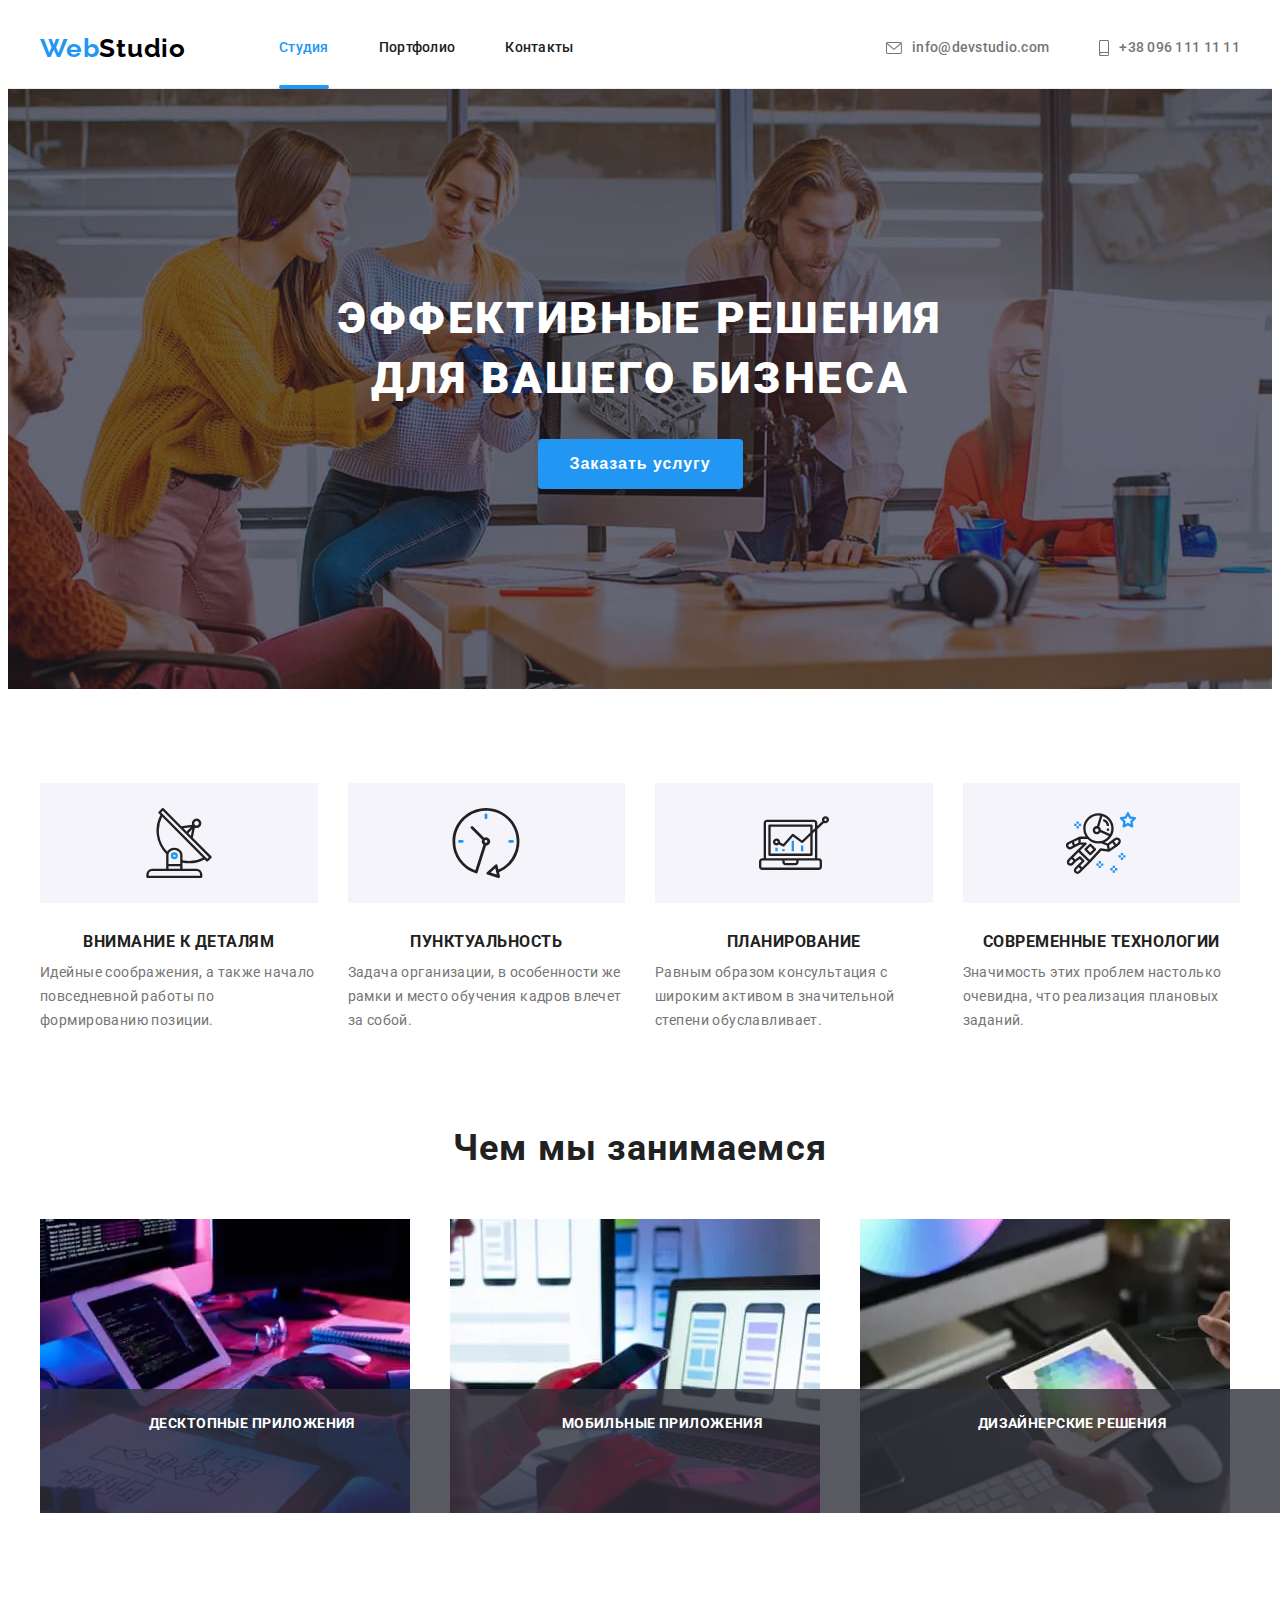
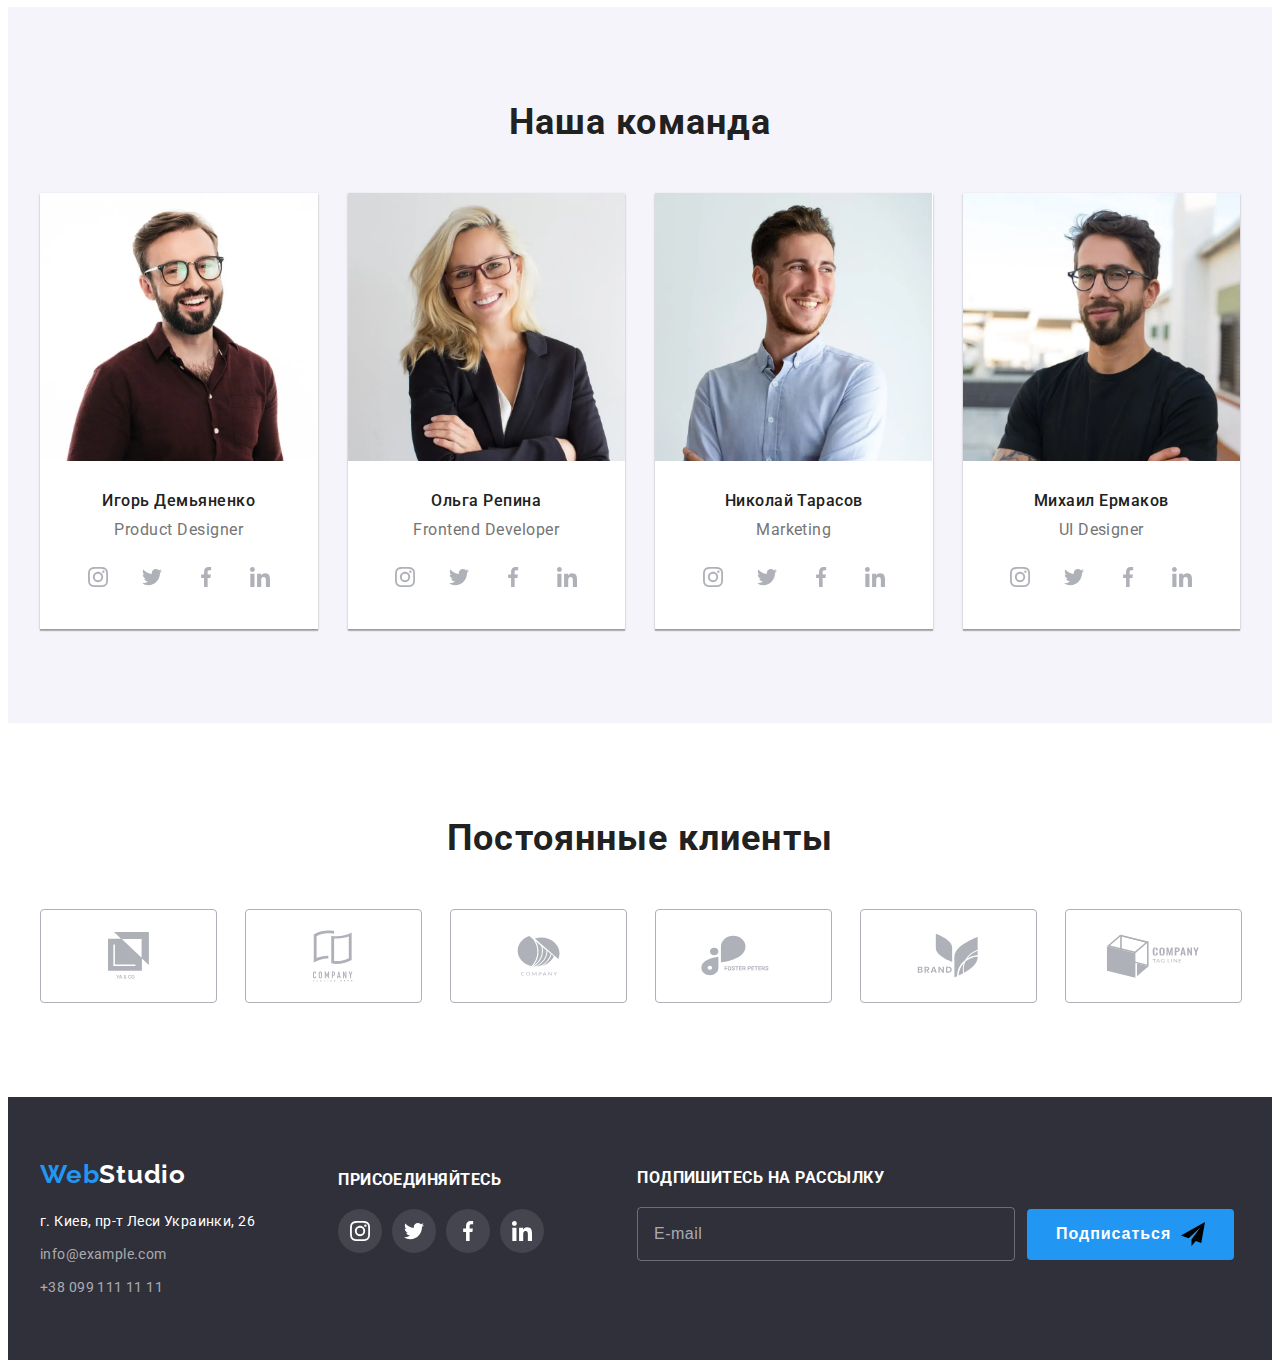
<file: index.html>
<!DOCTYPE html>
<html lang="en">

<head>
    <meta charset="UTF-8" />
    <meta http-equiv="X-UA-Compatible" content="IE=edge" />
    <meta name="viewport" content="width=device-width, initial-scale=1.0" />
    <link rel="stylesheet" href="https://cdnjs.cloudflare.com/ajax/libs/modern-normalize/1.1.0/modern-normalize.min.css"
        integrity="sha512-wpPYUAdjBVSE4KJnH1VR1HeZfpl1ub8YT/NKx4PuQ5NmX2tKuGu6U/JRp5y+Y8XG2tV+wKQpNHVUX03MfMFn9Q=="
        crossorigin="anonymous" referrerpolicy="no-referrer" />
    <link rel="preconnect" href="https://fonts.gstatic.com" />
    <link
        href="https://fonts.googleapis.com/css2?family=Raleway:wght@700&family=Roboto:wght@400;500;700;900&display=swap"
        rel="stylesheet" />
    <link rel="stylesheet" href="./css/main.min.css" />
    <title>WebStudio</title>
</head>

<body>
    <!--Header-->
    <header class="header">
        <div class="container header-container">
            <nav class="header-nav header__header-nav">
                <a class="logo header__logo link" href="./index.html">Web<span class="studio">Studio</span></a>
                <ul class="menu list">
                    <li class="menu__item">
                        <a class="menu__link link menu__link_active-link link" href="./index.html">Студия</a>
                    </li>
                    <li class="menu__item">
                        <a class="menu__link link" href="./portfolio.html">Портфолио</a>
                    </li>
                    <li class="menu__item">
                        <a class="menu__link link" href="">Контакты</a>
                    </li>
                </ul>
            </nav>

            <button type="button" class="burger-btn" data-menu-open>
                <svg class="burger-btn__icon">
                    <use href="./images/sprite.svg#icon-menu"></use>
                </svg>
            </button>
            <ul class="menu-contacts list">
                <li class="menu-contacts__mail">
                    <a class="menu-contacts__link link" href="mailto:info@devstudio.com">
                        <svg class="menu-contacts__icons mail">
                            <use href="./images/sprite.svg#icon-envelope"></use>
                        </svg>
                        info@devstudio.com
                    </a>
                </li>
                <li>
                    <a class="menu-contacts__link link" href="tel:+380961111111">
                        <svg class="menu-contacts__icons tel">
                            <use href="./images/sprite.svg#icon-cellphone"></use>
                        </svg>+38 096 111 11 11
                    </a>
                </li>
            </ul>
        </div>
        <div class="mobile-menu" data-menu>
            <div class="container mobile-menu__container">
                <button type="button" class="mobile-menu__btn" data-menu-close>
                    <svg class="mobile-menu__btn-icon">
                        <use href="./images/sprite.svg#icon-close-menu"></use>
                    </svg>
                </button>
                <ul class="nav-list list">
                    <li class="nav-list-item">
                        <a class="nav-list_link link menu__link_active-link" href="./index.html">Студия</a>
                    </li>
                    <li class="nav-list-item">
                        <a class="nav-list_link link" href="./portfolio.html">Портфолио</a>
                    </li>
                    <li class="nav-list-item">
                        <a class="nav-list_link link" href="">Контакты</a>
                    </li>
                </ul>

                <ul class="menu-list list">
                    <li class="menu-list__item">
                        <a class="menu-list_tel link" href="tel:+380674010151">+38 067 401 01 51</a>
                    </li>
                    <li class="menu-list__item">
                        <a class="menu-list_mail link" href="mailto:info@devstudio.com">info@devstudio.com</a>
                    </li>
                </ul>

                <ul class="menu-social-list list">
                    <li class="menu-social-list__item">
                        <a class="menu-social-list__link link" href="">Instagram
                        </a>
                    </li>
                    <li class="menu-social-list__item">
                        <a class="menu-social-list__link link" href="">Twitter
                        </a>
                    </li>
                    <li class="menu-social-list__item">
                        <a class="menu-social-list__link link" href="">Facebook
                        </a>
                    </li>
                    <li class="menu-social-list__item">
                        <a class="menu-social-list__link link" href="">LinkedIn
                        </a>
                    </li>
                </ul>
            </div>
        </div>
    </header>
    <main>
        <!--Hero-->
        <section class="hero overlay">
            <div class="hero-container">
                <h1 class="hero__title">Эффективные решения для вашего бизнеса</h1>
                <button class="modal-btn hero__modal-btn" type="button" data-modal-open>Заказать услугу</button>
            </div>
        </section>

        <!--Advantages-->
        <section class="advantages-list section">
            <div class="container">
                <h2 class="advantages-title visually-hidden">Преимущества</h2>

                <ul class="advantages list">

                    <li class="advantages__items">
                        <div class="advantages__cards">
                            <svg class="advantages__icons">
                                <use href="./images/sprite.svg#icon-details"></use>
                            </svg>
                        </div>
                        <h3 class="advantages__title">Внимание к деталям</h3>
                        <p class="advantages__text">Идейные соображения, а также начало повседневной работы по
                            формированию позиции.
                        </p>
                    </li>


                    <li class="advantages__items">
                        <div class="advantages__cards">
                            <svg class="advantages__icons">
                                <use href="./images/sprite.svg#icon-punctuality"></use>
                            </svg>
                        </div>
                        <h3 class="advantages__title">Пунктуальность</h3>
                        <p class="advantages__text">Задача организации, в особенности же рамки и место обучения кадров
                            влечет за собой.
                        </p>
                    </li>

                    <li class="advantages__items">
                        <div class="advantages__cards">
                            <svg class="advantages__icons">
                                <use href="./images/sprite.svg#icon-planning"></use>
                            </svg>
                        </div>
                        <h3 class="advantages__title">Планирование</h3>
                        <p class="advantages__text">Равным образом консультация с широким активом в значительной степени
                            обуславливает.
                        </p>
                    </li>

                    <li class="advantages__items">
                        <div class="advantages__cards">
                            <svg class="advantages__icons">
                                <use href="./images/sprite.svg#icon-modern_technology"></use>
                            </svg>
                        </div>
                        <h3 class="advantages__title">Современные технологии</h3>
                        <p class="advantages__text">Значимость этих проблем настолько очевидна, что реализация плановых
                            заданий.
                        </p>
                    </li>
                </ul>
            </div>
        </section>

        <!--our job-->
        <section class="section our-job our-job_padding">
            <div class="container">
                <h2 class="main-title main-title_position">Чем мы занимаемся</h2>
                <ul class="job-cards our-job__job-cards list">
                    <li class="job-cards__item">
                        <div class="job-cards__images">
                            <picture>
                                <source media="(min-width: 1200px)"
                                    srcset="./images/our-job/box-1.webp 1x, ./images/our-job/box-1@2x.webp 2x"
                                    type="image/webp">
                                <source media="(min-width: 1200px)"
                                    srcset="./images/our-job/box-1.jpg 1x, ./images/our-job/box-1@2x.jpg 2x">

                                <img src="./images/our-job/box-1.jpg" alt="Разработчик пишет код">
                            </picture>

                            <p class="job-cards__text">десктопные приложения</p>
                        </div>
                    </li>
                    <li class="job-cards__item">
                        <div class="job-cards__images">
                            <picture>
                                <source media="(min-width: 1200px)"
                                    srcset="./images/our-job/box-2.webp 1x, ./images/our-job/box-2@2x.webp 2x"
                                    type="image/webp">
                                <source media="(min-width: 1200px)"
                                    srcset="./images/our-job/box-2.jpg 1x, ./images/our-job/box-2@2x.jpg 2x">

                                <img src="./images/our-job/box-2.jpg" alt="Разработчик создает мобильное приложение" />
                            </picture>


                            <p class="job-cards__text">мобильные приложения</p>
                        </div>
                    </li>
                    <li class="job-cards__item">
                        <div class="job-cards__images">
                            <picture>
                                <source media="(min-width: 1200px)"
                                    srcset="./images/our-job/box-3.webp 1x, ./images/our-job/box-3@2x.webp 2x"
                                    type="image/webp">
                                <source media="(min-width: 1200px)"
                                    srcset="./images/our-job/box-3.jpg 1x, ./images/our-job/box-3@2x.jpg 2x">

                                <img src="./images/our-job/box-3.jpg" alt="Разработчик работает с цветом" />
                            </picture>

                            <p class="job-cards__text">дизайнерские решения</p>
                        </div>
                    </li>
                </ul>
            </div>
        </section>

        <!-- Our team-->
        <section class="section our-team">
            <div class="container">
                <h2 class="main-title main-title_position">Наша команда</h2>
                <ul class="our-team-blocks our-team__our-team-blocks list">
                    <li class="our-team-blocks__wrapper">
                        <picture>
                            <source media="(min-width: 1200px)"
                                srcset="./images/our-team/desktop/igor-demjnenko.webp 1x, ./images/our-team/desktop/igor@2x.webp 2x"
                                type="image/webp">
                            <source media="(min-width: 1200px)"
                                srcset="./images/our-team/desktop/igor-demjnenko.jpg 1x, ./images/our-team/desktop/igor@2x.jpg 2x">

                            <source media="(min-width: 768px)"
                                srcset="./images/our-team/tablet/tablet-igor.webp 1x, ./images/our-team/tablet/tablet-igor@2x.webp 2x"
                                type="image/webp">
                            <source media="(min-width: 768px)"
                                srcset="./images/our-team/tablet/tablet-igor.jpg 1x, ./images/our-team/tablet/tablet-igor@2x.jpg 2x">

                            <source media="(min-width: 280px)"
                                srcset="./images/our-team/mobile/mob-igor.webp 1x, ./images/our-team/mobile/mob-igor@2x.webp 2x"
                                type="image/webp">
                            <source media="(min-width: 280px)"
                                srcset="./images/our-team/mobile/mob-igor.jpg 1x, ./images/our-team/mobile/mob-igor@2x.jpg 2x">

                            <img src="./images/our-team/desktop/igor-demjnenko.jpg" alt="Игорь Демьяненко" />
                        </picture>

                        <div class="our-team-thumb">
                            <h3 class="our-team-blocks__name">Игорь Демьяненко</h3>
                            <p class="our-team-blocks__specialty">Product Designer</p>

                            <ul class="social-link-list list">
                                <li class="social-link-list__item">
                                    <a href="" class="social-link-list__link">
                                        <svg class="social-link-list__icon">
                                            <use href="./images/sprite.svg#icon-instagram"></use>
                                        </svg>
                                    </a>
                                </li>
                                <li class="social-link-list__item">
                                    <a href="" class="social-link-list__link">
                                        <svg class="social-link-list__icon">
                                            <use href="./images/sprite.svg#icon-twitter"></use>
                                        </svg>
                                    </a>
                                </li>
                                <li class="social-link-list__item">
                                    <a href="" class="social-link-list__link">
                                        <svg class="social-link-list__icon">
                                            <use href="./images/sprite.svg#icon-facebook"></use>
                                        </svg>
                                    </a>
                                </li>
                                <li class="social-link-list__item">
                                    <a href="" class="social-link-list__link">
                                        <svg class="social-link-list__icon">
                                            <use href="./images/sprite.svg#icon-linkedin"></use>
                                        </svg>
                                    </a>
                                </li>
                            </ul>
                        </div>
                    </li>

                    <li class="our-team-blocks__wrapper">
                        <picture>
                            <source media="(min-width: 1200px)"
                                srcset="./images/our-team/desktop/olga-repina.webp 1x, ./images/our-team/desktop/olj@2x.webp 2x"
                                type="image/webp">
                            <source media="(min-width: 1200px)"
                                srcset="./images/our-team/desktop/olga-repina.jpg 1x, ./images/our-team/desktop/olj@2x.jpg 2x">

                            <source media="(min-width: 768px)"
                                srcset="./images/our-team/tablet/tablet-olj.webp 1x, ./images/our-team/tablet/tablet-olj@2x.webp 2x"
                                type="image/webp">
                            <source media="(min-width: 768px)"
                                srcset="./images/our-team/tablet/tablet-olj.jpg 1x, ./images/our-team/tablet/tablet-olj@2x.jpg 2x">

                            <source media="(min-width: 280px)"
                                srcset="./images/our-team/mobile/mob-olj.webp 1x, ./images/our-team/mobile/mob-olj@2x.webp 2x"
                                type="image/webp">
                            <source media="(min-width: 280px)"
                                srcset="./images/our-team/mobile/mob-olj.jpg 1x, ./images/our-team/mobile/mob-olj@2x.jpg 2x">

                            <img src="./images/our-team/desktop/olga-repina.jpg" alt="Ольга Репина" />
                        </picture>

                        <div class="our-team-thumb">
                            <h3 class="our-team-blocks__name">Ольга Репина</h3>
                            <p class="our-team-blocks__specialty">Frontend Developer</p>
                            <ul class="social-link-list list">
                                <li class="social-link-list__item">
                                    <a href="" class="social-link-list__link">
                                        <svg class="social-link-list__icon">
                                            <use href="./images/sprite.svg#icon-instagram"></use>
                                        </svg>
                                    </a>
                                </li>
                                <li class="social-link-list__item">
                                    <a href="" class="social-link-list__link">
                                        <svg class="social-link-list__icon">
                                            <use href="./images/sprite.svg#icon-twitter"></use>
                                        </svg>
                                    </a>
                                </li>
                                <li class="social-link-list__item">
                                    <a href="" class="social-link-list__link">
                                        <svg class="social-link-list__icon">
                                            <use href="./images/sprite.svg#icon-facebook"></use>
                                        </svg>
                                    </a>
                                </li>
                                <li class="social-link-list__item">
                                    <a href="" class="social-link-list__link">
                                        <svg class="social-link-list__icon">
                                            <use href="./images/sprite.svg#icon-linkedin"></use>
                                        </svg>
                                    </a>
                                </li>
                            </ul>
                        </div>
                    </li>

                    <li class="our-team-blocks__wrapper">
                        <picture>
                            <source media="(min-width: 1200px)"
                                srcset="./images/our-team/desktop/nikolai-tarasov.webp 1x, ./images/our-team/desktop/nik@2x.webp 2x"
                                type="image/webp">
                            <source media="(min-width: 1200px)"
                                srcset="./images/our-team/desktop/nikolai-tarasov.jpg 1x, ./images/our-team/desktop/nik@2x.jpg 2x">

                            <source media="(min-width: 768px)"
                                srcset="./images/our-team/tablet/tablet-nik.webp 1x, ./images/our-team/tablet/tablet-nik@2x.webp 2x"
                                type="image/webp">
                            <source media="(min-width: 768px)"
                                srcset="./images/our-team/tablet/tablet-nik.jpg 1x, ./images/our-team/tablet/tablet-nik@2x.jpg 2x">

                            <source media="(min-width: 280px)"
                                srcset="./images/our-team/mobile/mob-nik.webp 1x, ./images/our-team/mobile/mob-nik@2x.webp 2x"
                                type="image/webp">
                            <source media="(min-width: 280px)"
                                srcset="./images/our-team/mobile/mob-nik.jpg 1x, ./images/our-team/mobile/mob-nik@2x.jpg 2x">

                            <img src="./images/our-team/desktop/nikolai-tarasov.jpg" alt="Николай Тарасов" />
                        </picture>

                        <div class="our-team-thumb">
                            <h3 class="our-team-blocks__name">Николай Тарасов</h3>
                            <p class="our-team-blocks__specialty">Marketing</p>
                            <ul class="social-link-list list">
                                <li class="social-link-list__item">
                                    <a href="" class="social-link-list__link">
                                        <svg class="social-link-list__icon">
                                            <use href="./images/sprite.svg#icon-instagram"></use>
                                        </svg>
                                    </a>
                                </li>
                                <li class="social-link-list__item">
                                    <a href="" class="social-link-list__link">
                                        <svg class="social-link-list__icon">
                                            <use href="./images/sprite.svg#icon-twitter"></use>
                                        </svg>
                                    </a>
                                </li>
                                <li class="social-link-list__item">
                                    <a href="" class="social-link-list__link">
                                        <svg class="social-link-list__icon">
                                            <use href="./images/sprite.svg#icon-facebook"></use>
                                        </svg>
                                    </a>
                                </li>
                                <li class="social-link-list__item">
                                    <a href="" class="social-link-list__link">
                                        <svg class="social-link-list__icon">
                                            <use href="./images/sprite.svg#icon-linkedin"></use>
                                        </svg>
                                    </a>
                                </li>
                            </ul>
                        </div>
                    </li>

                    <li class="our-team-blocks__wrapper">
                        <picture>
                            <source media="(min-width: 1200px)"
                                srcset="./images/our-team/desktop/mihail-ermakov.webp 1x, ./images/our-team/desktop/monj@2x.webp 2x"
                                type="image/webp">
                            <source media="(min-width: 1200px)"
                                srcset="./images/our-team/desktop/mihail-ermakov.jpg 1x, ./images/our-team/desktop/monj@2x.jpg 2x">

                            <source media="(min-width: 768px)"
                                srcset="./images/our-team/tablet/tablet-monj.webp 1x, ./images/our-team/tablet/tablet-monj@2x.webp 2x"
                                type="image/webp">
                            <source media="(min-width: 768px)"
                                srcset="./images/our-team/tablet/tablet-monj.jpg 1x, ./images/our-team/tablet/tablet-monj@2x.jpg 2x">

                            <source media="(min-width: 280px)"
                                srcset="./images/our-team/mobile/mob-monj.webp 1x, ./images/our-team/mobile/mob-monj@2x.webp 2x"
                                type="image/webp">
                            <source media="(min-width: 280px)"
                                srcset="./images/our-team/mobile/mob-monj.jpg 1x, ./images/our-team/mobile/mob-monj@2x.jpg 2x">

                            <img src="./images/our-team/desktop/mihail-ermakov.jpg" alt="Михаил Ермаков" />
                        </picture>

                        <div class="our-team-thumb">
                            <h3 class="our-team-blocks__name">Михаил Ермаков</h3>
                            <p class="our-team-blocks__specialty">UI Designer</p>
                            <ul class="social-link-list list">
                                <li class="social-link-list__item">
                                    <a href="" class="social-link-list__link">
                                        <svg class="social-link-list__icon">
                                            <use href="./images/sprite.svg#icon-instagram"></use>
                                        </svg>
                                    </a>
                                </li>
                                <li class="social-link-list__item">
                                    <a href="" class="social-link-list__link">
                                        <svg class="social-link-list__icon">
                                            <use href="./images/sprite.svg#icon-twitter"></use>
                                        </svg>
                                    </a>
                                </li>
                                <li class="social-link-list__item">
                                    <a href="" class="social-link-list__link">
                                        <svg class="social-link-list__icon">
                                            <use href="./images/sprite.svg#icon-facebook"></use>
                                        </svg>
                                    </a>
                                </li>
                                <li class="social-link-list__item">
                                    <a href="" class="social-link-list__link">
                                        <svg class="social-link-list__icon">
                                            <use href="./images/sprite.svg#icon-linkedin"></use>
                                        </svg>
                                    </a>
                                </li>
                            </ul>
                        </div>
                    </li>
                </ul>
            </div>
        </section>
        <!--Our clients-->
        <section class="section container">
            <h2 class="main-title main-title_position">Постоянные клиенты</h2>
            <ul class="clients-list clients-list__position list">
                <li class="clients-list__items">
                    <a href="" class="clients-list__links">
                        <svg class="clients-list__icons" width="41px" height="47px">
                            <use href="./images/icons/sprite.svg#icon-group"></use>
                        </svg>
                    </a>
                </li>
                <li class="clients-list__items">
                    <a href="" class="clients-list__links">
                        <svg class="clients-list__icons" width="40px" height="52px">
                            <use href="./images/icons/sprite.svg#icon-group1"></use>
                        </svg>
                    </a>
                </li>
                <li class="clients-list__items">
                    <a href="" class="clients-list__links">
                        <svg class="clients-list__icons" width="43px" height="41px">
                            <use href="./images/icons/sprite.svg#icon-group2"></use>
                        </svg>
                    </a>
                </li>
                <li class="clients-list__items">
                    <a href="" class="clients-list__links">
                        <svg class="clients-list__icons" width="84px" height="41px">
                            <use href="./images/icons/sprite.svg#icon-group3"></use>
                        </svg>
                    </a>
                </li>
                <li class="clients-list__items">
                    <a href="" class="clients-list__links">
                        <svg class="clients-list__icons" width="62px" height="45px">
                            <use href="./images/icons/sprite.svg#icon-group4"></use>
                        </svg>
                    </a>
                </li>
                <li class="clients-list__items">
                    <a href="" class="clients-list__links">
                        <svg class="clients-list__icons" width="94px" height="44px">
                            <use href="./images/icons/sprite.svg#icon-group5"></use>
                        </svg>
                    </a>
                </li>
            </ul>

        </section>
    </main>
    <!--Footer-->
    <footer class="footer">
        <div class="container position">
            <div class="footer_wrapper">
                <div class="footer-contacts">
                    <a class="logo link" href="./">Web<span class="studio-footer">Studio</span></a>
                    <address class="adress-title">
                        <ul class="adress-list list">
                            <li class="adress-list__item">
                                <a class="adress-list__link link" href="https://goo.gl/maps/qC3HTHTLp7hDpbV6A"
                                    target="_blank" rel="noopener noreferrer">г. Киев, пр-т Леси Украинки, 26</a>
                            </li>
                            <li class="adress-list__item">
                                <a class="adress-list__link adress-list__link_color link"
                                    href="mailto:info@example.com">info@example.com</a>
                            </li>
                            <li class="adress-list__item">
                                <a class="adress-list__link adress-list__link_color link" href="tel:+380991111111">+38
                                    099 111
                                    11 11</a>
                            </li>
                        </ul>
                    </address>
                </div>
                <div class="connect">
                    <h3 class="footer-title footer-form__footer-title">присоединяйтесь</h3>
                    <ul class="social-link-list list">
                        <li class="social-link-list__item">
                            <a href="" class="social-link-list__link">
                                <svg class="social-link-list__icon social-link-list__icon_color">
                                    <use href="./images/sprite.svg#icon-instagram"></use>
                                </svg>
                            </a>
                        </li>
                        <li class="social-link-list__item">
                            <a href="" class="social-link-list__link">
                                <svg class="social-link-list__icon social-link-list__icon_color">
                                    <use href="./images/sprite.svg#icon-twitter"></use>
                                </svg>
                            </a>
                        </li>
                        <li class="social-link-list__item">
                            <a href="" class="social-link-list__link">
                                <svg class="social-link-list__icon social-link-list__icon_color">
                                    <use href="./images/sprite.svg#icon-facebook"></use>
                                </svg>
                            </a>
                        </li>
                        <li class="social-link-list__item">
                            <a href="" class="social-link-list__link">
                                <svg class="social-link-list__icon social-link-list__icon_color">
                                    <use href="./images/sprite.svg#icon-linkedin"></use>
                                </svg>
                            </a>
                        </li>
                    </ul>
                </div>
            </div>


            <!--Footer form-->
            <div class="subscribe">
                <form action="#" class="footer-form  footer__footer-form">
                    <h3 class="footer-title footer-form__footer-title">Подпишитесь на рассылку</h3>

                    <span class="footer-form__wrapper">
                        <label>
                            <input type="email" class="footer-form__input" name="user-email" placeholder="E-mail">
                        </label>
                        <button type="submit" class="footer-form-btn footer-form__footer-form-btn">
                            Подписаться
                            <svg class="footer-form-btn__icon">
                                <use href="./images/sprite.svg#icon-send"></use>
                            </svg>
                        </button>
                    </span>

                </form>
            </div>
        </div>

    </footer>

    <!--Modal-->

    <div class="backdrop is-hidden" data-modal>
        <div class="modal">
            <button type="button" class="close-btn" data-modal-close>
                <svg class="close-btn__icon">
                    <use href="./images/sprite_5.svg#icon-Vector"></use>
                </svg>
            </button>
            <form action="#" class="modal-form">
                <h3 class="modal-form__head">Оставьте свои данные, мы вам перезвоним</h3>

                <label class="modal-form__field">
                    Имя
                    <span class="modal-form__input-wrapper">
                        <input type="text" class="modal-form__input" name="user-name" minlength="2"
                            pattern="[a-zA-Zа-яёА-ЯЁ]+" title="Имя должно содержать символы кирилицы или латиницы"
                            required>
                        <svg class="modal-form__icon">
                            <use href="./images/sprite.svg#icon-person"></use>
                        </svg>
                    </span>
                </label>

                <label class="modal-form__field">
                    Телефон
                    <span class="modal-form__input-wrapper">
                        <input type="tel" class="modal-form__input" name="user-phone"
                            pattern="[0-9]{3}-[0-9]{3}-[0-9]{2}-[0-9]{2}" title="096-000-00-00" required>
                        <svg class="modal-form__icon">
                            <use href="./images/sprite.svg#icon-phone"></use>
                        </svg>
                    </span>
                </label>

                <label class="modal-form__field">
                    Почта
                    <span class="modal-form__input-wrapper">
                        <input type="email" class="modal-form__input" name="user-email" title="email@gmail.com"
                            required>
                        <svg class="modal-form__icon">
                            <use href="./images/sprite.svg#icon-mail"></use>
                        </svg>
                    </span>
                </label>

                <label class="modal-form__field indent">
                    Комментарий
                    <textarea name="user-message" class="modal-form__message" placeholder="Введите текст"></textarea>
                </label>


                <input type="checkbox" class="modal-form__checkbox visually-hidden" id="accept-policy">

                <label for="accept-policy" class="modal-form__checkbox-label">Соглашаюсь с рассылкой и принимаю&nbsp;
                    <a href="#" class="modal-form__label-link link">Условия договора
                    </a>
                </label>

                <button type="submit" class="modal-btn modal-form__modal-btn">Отправить</button>
            </form>
        </div>
    </div>

    <script src="./js/modal.js"></script>
    <script src="./js/menu.js"></script>
</body>

</html>
</file>
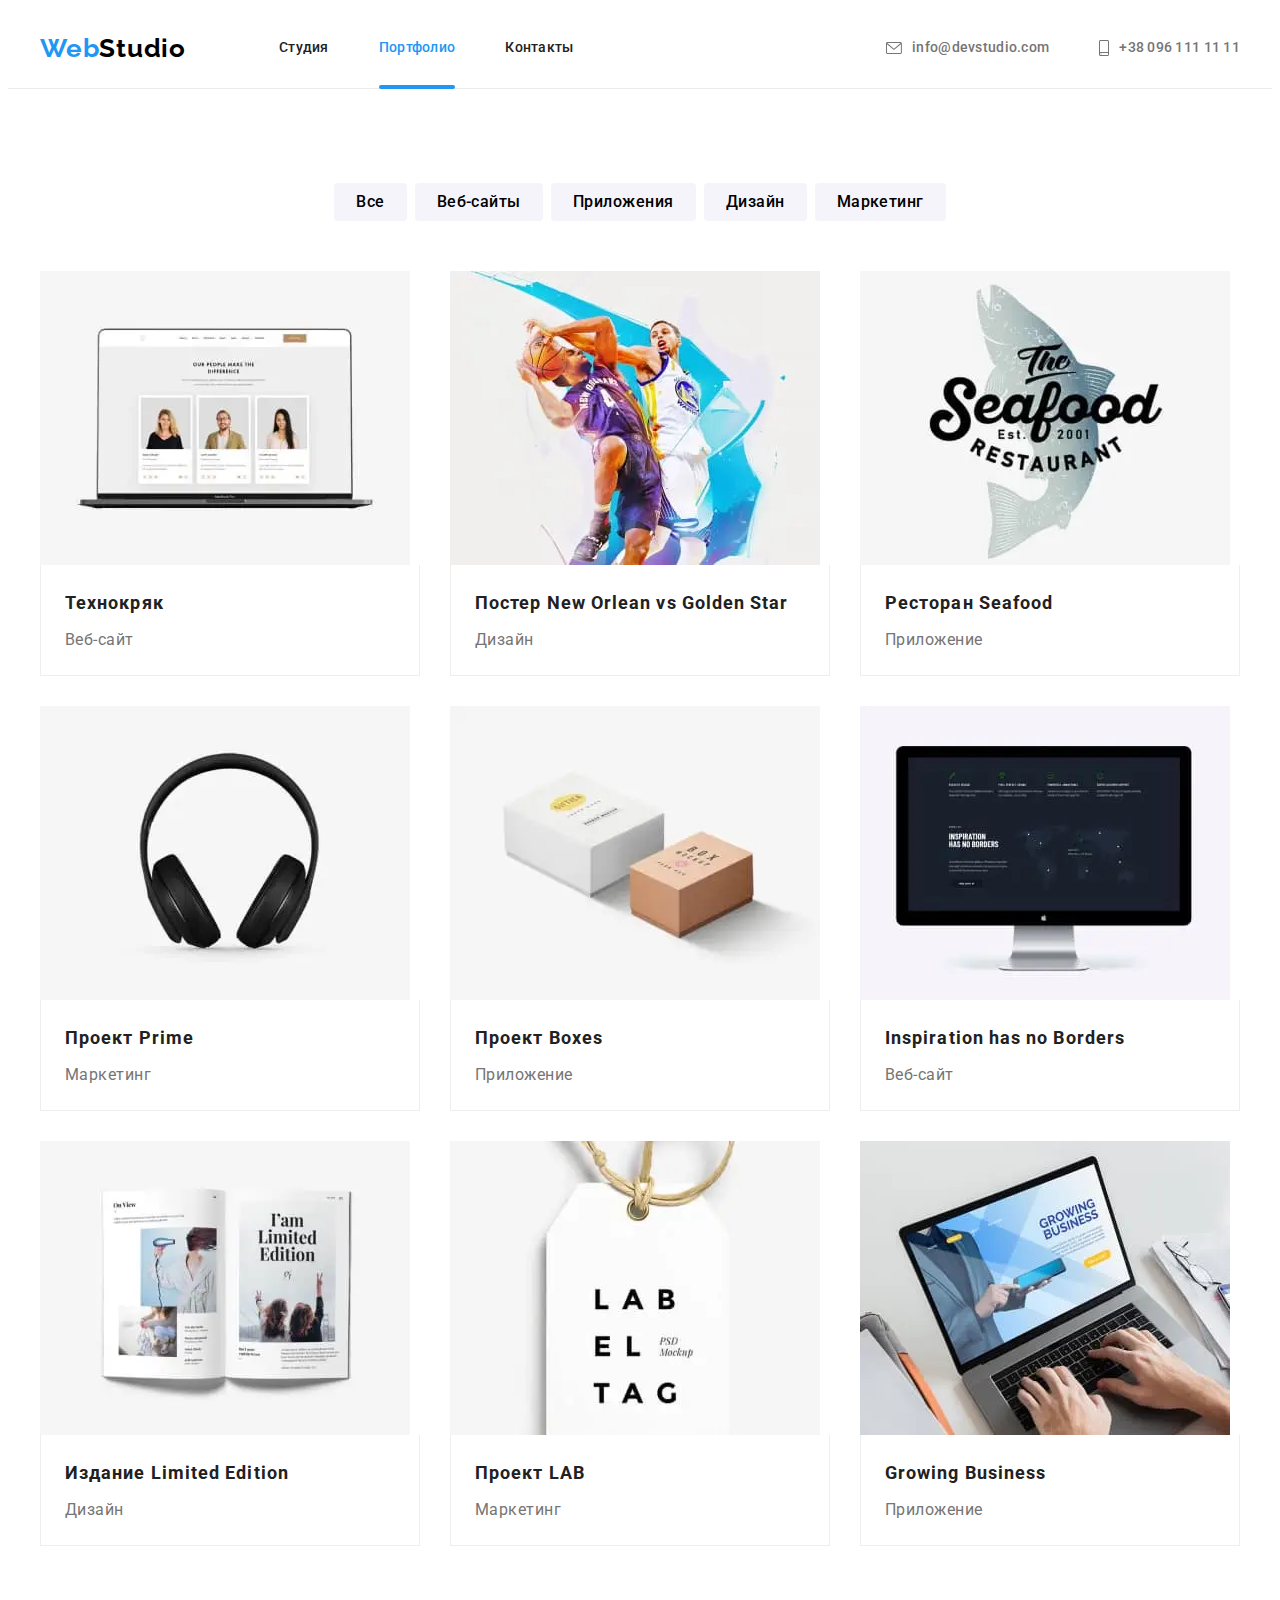
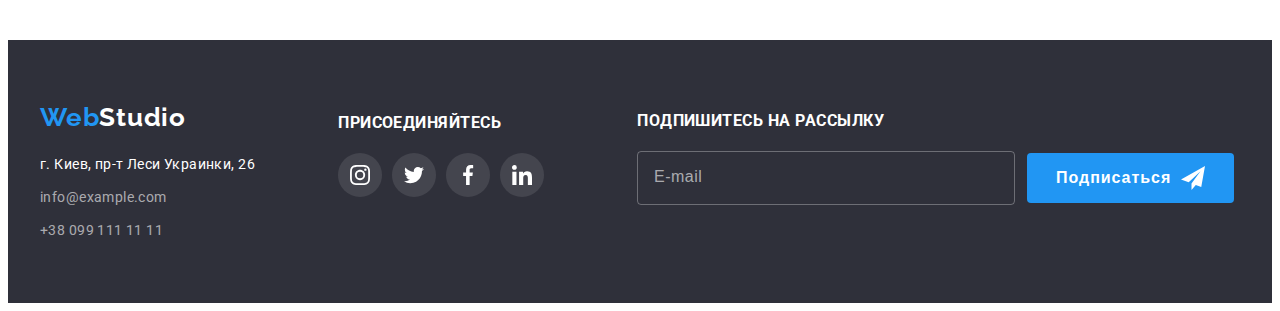
<file: portfolio.html>
<!DOCTYPE html>
<html lang="en">

<head>
    <meta charset="UTF-8" />
    <meta http-equiv="X-UA-Compatible" content="IE=edge" />
    <meta name="viewport" content="width=device-width, initial-scale=1.0" />
    <link rel="stylesheet" href="https://cdnjs.cloudflare.com/ajax/libs/modern-normalize/1.1.0/modern-normalize.min.css"
        integrity="sha512-wpPYUAdjBVSE4KJnH1VR1HeZfpl1ub8YT/NKx4PuQ5NmX2tKuGu6U/JRp5y+Y8XG2tV+wKQpNHVUX03MfMFn9Q=="
        crossorigin="anonymous" referrerpolicy="no-referrer" />
    <link rel="preconnect" href="https://fonts.gstatic.com" />
    <link
        href="https://fonts.googleapis.com/css2?family=Raleway:wght@700&family=Roboto:wght@400;500;700;900&display=swap"
        rel="stylesheet" />
    <link rel="stylesheet" href="./css/main.min.css" />
    <title>Portfolio</title>
</head>

<body>
    <!--Header-->
    <header class="header">
        <div class="container header-container">
            <nav class="header-nav header__header-nav">
                <a class="logo header__logo link" href="./index.html">Web<span class="studio">Studio</span></a>
                <ul class="menu list">
                    <li class="menu__item">
                        <a class="menu__link link" href="./index.html">Студия</a>
                    </li>
                    <li class="menu__item">
                        <a class="menu__link link menu__link_active-link link" href="./portfolio.html">Портфолио</a>
                    </li>
                    <li class="menu__item">
                        <a class="menu__link link" href="">Контакты</a>
                    </li>
                </ul>
            </nav>

            <button type="button" class="burger-btn" data-menu-open>
                <svg class="burger-btn__icon">
                    <use href="./images/sprite.svg#icon-menu"></use>
                </svg>
            </button>
            <ul class="menu-contacts list">
                <li class="menu-contacts__mail">
                    <a class="menu-contacts__link link" href="mailto:info@devstudio.com">
                        <svg class="menu-contacts__icons mail">
                            <use href="./images/sprite.svg#icon-envelope"></use>
                        </svg>
                        info@devstudio.com
                    </a>
                </li>
                <li>
                    <a class="menu-contacts__link link" href="tel:+380961111111">
                        <svg class="menu-contacts__icons tel">
                            <use href="./images/sprite.svg#icon-cellphone"></use>
                        </svg>+38 096 111 11 11
                    </a>
                </li>
            </ul>
        </div>
        <div class="mobile-menu" data-menu>
            <div class="container mobile-menu__container">
                <button type="button" class="mobile-menu__btn" data-menu-close>
                    <svg class="mobile-menu__btn-icon">
                        <use href="./images/sprite.svg#icon-close-menu"></use>
                    </svg>
                </button>
                <ul class="nav-list list">
                    <li class="nav-list-item">
                        <a class="nav-list_link link" href="./index.html">Студия</a>
                    </li>
                    <li class="nav-list-item">
                        <a class="nav-list_link link" href="./portfolio.html">Портфолио</a>
                    </li>
                    <li class="nav-list-item">
                        <a class="nav-list_link link" href="">Контакты</a>
                    </li>
                </ul>

                <ul class="menu-list list">
                    <li class="menu-list__item">
                        <a class="menu-list_tel link" href="tel:+380961111111">+38 096 111 11 11</a>
                    </li>
                    <li class="menu-list__item">
                        <a class="menu-list_mail link" href="mailto:info@devstudio.com">info@devstudio.com</a>
                    </li>
                </ul>

                <ul class="menu-social-list list">
                    <li class="menu-social-list__item">
                        <a class="menu-social-list__link link" href="">Instagram
                        </a>
                    </li>
                    <li class="menu-social-list__item">
                        <a class="menu-social-list__link link" href="">Twitter
                        </a>
                    </li>
                    <li class="menu-social-list__item">
                        <a class="menu-social-list__link link" href="">Facebook
                        </a>
                    </li>
                    <li class="menu-social-list__item">
                        <a class="menu-social-list__link link" href="">LinkedIn
                        </a>
                    </li>
                </ul>
            </div>
        </div>
    </header>
    <main>
        <!--Hero-->
        <section class="section">
            <div class="container">
                <h2 class="visually-hidden">Вкладки</h2>

                <ul class="wigets list">
                    <li class="widgets__item">
                        <button type="button" class="wigets__link">Все</button>
                    </li>
                    <li class="widgets__item">
                        <button type="button" class="wigets__link">Веб-сайты</button>
                    </li>
                    <li class="widgets__item">
                        <button type="button" class="wigets__link">Приложения</button>
                    </li>
                    <li class="widgets__item">
                        <button type="button" class="wigets__link">Дизайн</button>
                    </li>
                    <li class="widgets__item">
                        <button type="button" class="wigets__link">Маркетинг</button>
                    </li>
                </ul>

                <ul class="projects list">
                    <li class="projects__blocks">
                        <a class="projects__links link" href="">
                            <div class="projects__overlay-wrapper">
                                <picture>
                                    <source media="(min-width: 1200px)"
                                        srcset="./images/projects/desktop/techno.webp 1x, ./images/projects/desktop/techno@2x.webp 2x"
                                        type="image/webp">
                                    <source media="(min-width: 1200px)"
                                        srcset="./images/projects/desktop/techno.jpg 1x, ./images/projects/desktop/techno@2x.jpg 2x">

                                    <source media="(min-width: 768px)"
                                        srcset="./images/projects/tablet/tablet-techno.webp 1x, ./images/projects/tablet/tablet-techno@2x.webp 2x"
                                        type="image/webp">
                                    <source media="(min-width: 768px)"
                                        srcset="./images/projects/tablet/tablet-techno.jpg 1x, ./images/projects/tablet/tablet-techno@2x.jpg 2x">

                                    <source media="(min-width: 280px)"
                                        srcset="./images/projects/mobile/mob-techno.webp 1x, ./images/projects/mobile/mob-techno@2x.webp 2x"
                                        type="image/webp">
                                    <source media="(min-width: 280px)"
                                        srcset="./images/projects/mobile/mob-techno.jpg 1x, ./images/projects/mobile/mob-techno@2x.jpg 2x">

                                    <img src="./images/projects/techno.jpg" alt="открытый ноутбук" />
                                </picture>

                                <p class="projects__overlay">Lorem ipsum dolor sit amet, consectetur adipiscing elit,
                                    sed do eiusmod tempor incididunt ut labore et dolore magna
                                    aliqua. Ut enim ad minim veniam, quis nostrud exercitation ullamco laboris nisi ut
                                    aliquip ex ea commodo consequat. Duis
                                    aute irure dolor in reprehenderit in voluptate velit esse cillum dolore eu fugiat
                                    nulla pariatur. Excepteur sint
                                    occaecat cupidatat non proident, sunt in culpa qui officia deserunt mollit anim id
                                    est laborum.
                                </p>
                            </div>
                            <div class="projects__content projects_crutch">
                                <h3 class="projects__list">Технокряк</h3>
                                <p class="projects__title">Веб-сайт</p>
                            </div>
                        </a>
                    </li>

                    <li class="projects__blocks">
                        <a class="projects__links link" href="">
                            <div class="projects__overlay-wrapper">
                                <picture>
                                    <source media="(min-width: 1200px)"
                                        srcset="./images/projects/desktop/new.webp 1x, ./images/projects/desktop/new@2x.webp 2x"
                                        type="image/webp">
                                    <source media="(min-width: 1200px)"
                                        srcset="./images/projects/desktop/new.jpg 1x, ./images/projects/desktop/new@2x.jpg 2x">

                                    <source media="(min-width: 768px)"
                                        srcset="./images/projects/tablet/tablet-new.webp 1x, ./images/projects/tablet/tablet-new@2x.webp 2x"
                                        type="image/webp">
                                    <source media="(min-width: 768px)"
                                        srcset="./images/projects/tablet/tablet-new.jpg 1x, ./images/projects/tablet/tablet-new@2x.jpg 2x">

                                    <source media="(min-width: 280px)"
                                        srcset="./images/projects/mobile/mob-new.webp 1x, ./images/projects/mobile/mob-new@2x.webp 2x"
                                        type="image/webp">
                                    <source media="(min-width: 280px)"
                                        srcset="./images/projects/mobile/mob-new.jpg 1x, ./images/projects/mobile/mob-new@2x.jpg 2x">

                                    <img src="./images/projects/desktop/new.jpg" alt="игра в баскетбол" />
                                </picture>

                                <p class="projects__overlay">Lorem ipsum dolor sit amet, consectetur adipiscing elit,
                                    sed
                                    do eiusmod tempor incididunt ut labore et dolore magna
                                    aliqua. Ut enim ad minim veniam, quis nostrud exercitation ullamco laboris nisi ut
                                    aliquip ex ea commodo
                                    consequat. Duis
                                    aute irure dolor in reprehenderit in voluptate velit esse cillum dolore eu fugiat
                                    nulla pariatur. Excepteur sint
                                    occaecat cupidatat non proident, sunt in culpa qui officia deserunt mollit anim id
                                    est laborum.
                                </p>
                            </div>
                            <div class="projects__content">
                                <h3 class="projects__list">Постер New Orlean vs Golden Star</h3>
                                <p class="projects__title">Дизайн</p>
                            </div>
                        </a>
                    </li>

                    <li class="projects__blocks">
                        <a class="projects__links link" href="">
                            <div class="projects__overlay-wrapper">
                                <picture>
                                    <source media="(min-width: 1200px)"
                                        srcset="./images/projects/desktop/sea.webp 1x, ./images/projects/desktop/sea@2x.webp 2x"
                                        type="image/webp">
                                    <source media="(min-width: 1200px)"
                                        srcset="./images/projects/desktop/sea.jpg 1x, ./images/projects/desktop/sea@2x.jpg 2x">

                                    <source media="(min-width: 768px)"
                                        srcset="./images/projects/tablet/tablet-sea.webp 1x, ./images/projects/tablet/tablet-sea@2x.webp 2x"
                                        type="image/webp">
                                    <source media="(min-width: 768px)"
                                        srcset="./images/projects/tablet/tablet-sea.jpg 1x, ./images/projects/tablet/tablet-sea@2x.jpg 2x">

                                    <source media="(min-width: 280px)"
                                        srcset="./images/projects/mobile/mob-sea.webp 1x, ./images/projects/mobile/mob-sea@2x.webp 2x"
                                        type="image/webp">
                                    <source media="(min-width: 280px)"
                                        srcset="./images/projects/mobile/mob-sea.jpg 1x, ./images/projects/mobile/mob-sea@2x.jpg 2x">

                                    <img src="./images/projects/desktop/sea.jpg" alt="логотип ресторана" />
                                </picture>

                                <p class="projects__overlay">Lorem ipsum dolor sit amet, consectetur adipiscing elit,
                                    sed
                                    do eiusmod tempor incididunt ut labore et dolore magna
                                    aliqua. Ut enim ad minim veniam, quis nostrud exercitation ullamco laboris nisi ut
                                    aliquip ex ea commodo
                                    consequat. Duis
                                    aute irure dolor in reprehenderit in voluptate velit esse cillum dolore eu fugiat
                                    nulla pariatur. Excepteur sint
                                    occaecat cupidatat non proident, sunt in culpa qui officia deserunt mollit anim id
                                    est laborum.
                                </p>
                            </div>
                            <div class="projects__content">
                                <h3 class="projects__list">Ресторан Seafood</h3>
                                <p class="projects__title">Приложение</p>
                            </div>
                        </a>
                    </li>

                    <li class="projects__blocks">
                        <a class="projects__links link" href="">
                            <div class="projects__overlay-wrapper">
                                <picture>
                                    <source media="(min-width: 1200px)"
                                        srcset="./images/projects/desktop/prime.webp 1x, ./images/projects/desktop/prime@2x.webp 2x"
                                        type="image/webp">
                                    <source media="(min-width: 1200px)"
                                        srcset="./images/projects/desktop/prime.jpg 1x, ./images/projects/desktop/prime@2x.jpg 2x">

                                    <source media="(min-width: 768px)"
                                        srcset="./images/projects/tablet/tablet-prime.webp 1x, ./images/projects/tablet/tablet-prime@2x.webp 2x"
                                        type="image/webp">
                                    <source media="(min-width: 768px)"
                                        srcset="./images/projects/tablet/tablet-prime.jpg 1x, ./images/projects/tablet/tablet-prime@2x.jpg 2x">

                                    <source media="(min-width: 280px)"
                                        srcset="./images/projects/mobile/mob-prime.webp 1x, ./images/projects/mobile/mob-prime@2x.webp 2x"
                                        type="image/webp">
                                    <source media="(min-width: 280px)"
                                        srcset="./images/projects/mobile/mob-prime.jpg 1x, ./images/projects/mobile/mob-prime@2x.jpg 2x">

                                    <img src="./images/projects/desktop/prime.jpg" alt="наушники" />
                                </picture>

                                <p class="projects__overlay">Lorem ipsum dolor sit amet, consectetur adipiscing elit,
                                    sed
                                    do eiusmod tempor incididunt ut labore et dolore magna
                                    aliqua. Ut enim ad minim veniam, quis nostrud exercitation ullamco laboris nisi ut
                                    aliquip ex ea commodo
                                    consequat. Duis
                                    aute irure dolor in reprehenderit in voluptate velit esse cillum dolore eu fugiat
                                    nulla pariatur. Excepteur sint
                                    occaecat cupidatat non proident, sunt in culpa qui officia deserunt mollit anim id
                                    est laborum.
                                </p>
                            </div>
                            <div class="projects__content">
                                <h3 class="projects__list">Проект Prime</h3>
                                <p class="projects__title">Маркетинг</p>
                            </div>
                        </a>
                    </li>

                    <li class="projects__blocks">
                        <a class="projects__links link" href="">
                            <div class="projects__overlay-wrapper">
                                <picture>
                                    <source media="(min-width: 1200px)"
                                        srcset="./images/projects/desktop/box.webp 1x, ./images/projects/desktop/box@2x.webp 2x"
                                        type="image/webp">
                                    <source media="(min-width: 1200px)"
                                        srcset="./images/projects/desktop/box.jpg 1x, ./images/projects/desktop/box@2x.jpg 2x">

                                    <source media="(min-width: 768px)"
                                        srcset="./images/projects/tablet/tab-box.webp 1x, ./images/projects/tablet/tab-box@2x.webp 2x"
                                        type="image/webp">
                                    <source media="(min-width: 768px)"
                                        srcset="./images/projects/tablet/tab-box.jpg 1x, ./images/projects/tablet/tab-box@2x.jpg 2x">

                                    <source media="(min-width: 280px)"
                                        srcset="./images/projects/mobile/mob-box.webp 1x, ./images/projects/mobile/mob-box@2x.webp 2x"
                                        type="image/webp">
                                    <source media="(min-width: 280px)"
                                        srcset="./images/projects/mobile/mob-box.jpg 1x, ./images/projects/mobile/mob-box@2x.jpg 2x">

                                    <img src="./images/projects/desktop/box.jpg" alt="несколько коробок" />
                                </picture>

                                <p class="projects__overlay">Lorem ipsum dolor sit amet, consectetur adipiscing elit,
                                    sed
                                    do eiusmod tempor incididunt ut labore et dolore magna
                                    aliqua. Ut enim ad minim veniam, quis nostrud exercitation ullamco laboris nisi ut
                                    aliquip ex ea commodo
                                    consequat. Duis
                                    aute irure dolor in reprehenderit in voluptate velit esse cillum dolore eu fugiat
                                    nulla pariatur. Excepteur sint
                                    occaecat cupidatat non proident, sunt in culpa qui officia deserunt mollit anim id
                                    est laborum.
                                </p>
                            </div>
                            <div class="projects__content">
                                <h3 class="projects__list">Проект Boxes</h3>
                                <p class="projects__title">Приложение</p>
                            </div>
                        </a>
                    </li>

                    <li class="projects__blocks">
                        <a class="projects__links link" href="">
                            <div class="projects__overlay-wrapper">
                                <picture>
                                    <source media="(min-width: 1200px)"
                                        srcset="./images/projects/desktop/insp.webp 1x, ./images/projects/desktop/insp@2x.webp 2x"
                                        type="image/webp">
                                    <source media="(min-width: 1200px)"
                                        srcset="./images/projects/desktop/insp.jpg 1x, ./images/projects/desktop/insp@2x.jpg 2x">

                                    <source media="(min-width: 768px)"
                                        srcset="./images/projects/tablet/tab-insp.webp 1x, ./images/projects/tablet/tab-insp@2x.webp 2x"
                                        type="image/webp">
                                    <source media="(min-width: 768px)"
                                        srcset="./images/projects/tablet/tab-insp.jpg 1x, ./images/projects/tablet/tab-insp@2x.jpg 2x">

                                    <source media="(min-width: 280px)"
                                        srcset="./images/projects/mobile/mob-insp.webp 1x, ./images/projects/mobile/mob-insp@2x.webp 2x"
                                        type="image/webp">
                                    <source media="(min-width: 280px)"
                                        srcset="./images/projects/mobile/mob-insp.jpg 1x, ./images/projects/mobile/mob-insp@2x.jpg 2x">

                                    <img src="./images/projects/desktop/insp.jpg" alt="монитор apple" />
                                </picture>

                                <p class="projects__overlay">Lorem ipsum dolor sit amet, consectetur adipiscing elit,
                                    sed
                                    do eiusmod tempor incididunt ut labore et dolore magna
                                    aliqua. Ut enim ad minim veniam, quis nostrud exercitation ullamco laboris nisi ut
                                    aliquip ex ea commodo
                                    consequat. Duis
                                    aute irure dolor in reprehenderit in voluptate velit esse cillum dolore eu fugiat
                                    nulla pariatur. Excepteur sint
                                    occaecat cupidatat non proident, sunt in culpa qui officia deserunt mollit anim id
                                    est laborum.
                                </p>
                            </div>
                            <div class="projects__content">
                                <h3 class="projects__list">Inspiration has no Borders</h3>
                                <p class="projects__title">Веб-сайт</p>
                            </div>
                        </a>
                    </li>

                    <li class="projects__blocks">
                        <a class="projects__links link" href="">
                            <div class="projects__overlay-wrapper">
                                <picture>
                                    <source media="(min-width: 1200px)"
                                        srcset="./images/projects/desktop/edition.webp 1x, ./images/projects/desktop/edition@2x.webp 2x"
                                        type="image/webp">
                                    <source media="(min-width: 1200px)"
                                        srcset="./images/projects/desktop/edition.jpg 1x, ./images/projects/desktop/edition@2x.jpg 2x">

                                    <source media="(min-width: 768px)"
                                        srcset="./images/projects/tablet/tab-edition.webp 1x, ./images/projects/tablet/tab-edition@2x.webp 2x"
                                        type="image/webp">
                                    <source media="(min-width: 768px)"
                                        srcset="./images/projects/tablet/tab-edition.jpg 1x, ./images/projects/tablet/tab-edition@2x.jpg 2x">

                                    <source media="(min-width: 280px)"
                                        srcset="./images/projects/mobile/mob-edition.webp 1x, ./images/projects/mobile/mob-edition@2x.webp 2x"
                                        type="image/webp">
                                    <source media="(min-width: 280px)"
                                        srcset="./images/projects/mobile/mob-edition.jpg 1x, ./images/projects/mobile/mob-edition@2x.jpg 2x">

                                    <img src="./images/projects/desktop/edition.jpg" alt="развернутый журнал" />
                                </picture>

                                <p class="projects__overlay">Lorem ipsum dolor sit amet, consectetur adipiscing elit,
                                    sed
                                    do eiusmod tempor incididunt ut labore et dolore magna
                                    aliqua. Ut enim ad minim veniam, quis nostrud exercitation ullamco laboris nisi ut
                                    aliquip ex ea commodo
                                    consequat. Duis
                                    aute irure dolor in reprehenderit in voluptate velit esse cillum dolore eu fugiat
                                    nulla pariatur. Excepteur sint
                                    occaecat cupidatat non proident, sunt in culpa qui officia deserunt mollit anim id
                                    est laborum.
                                </p>
                            </div>
                            <div class="projects__content">
                                <h3 class="projects__list">Издание Limited Edition</h3>
                                <p class="projects__title">Дизайн</p>
                            </div>
                        </a>
                    </li>

                    <li class="projects__blocks">
                        <a class="projects__links link" href="">
                            <div class="projects__overlay-wrapper">
                                <picture>
                                    <source media="(min-width: 1200px)"
                                        srcset="./images/projects/desktop/lab.webp 1x, ./images/projects/desktop/lab@2x.webp 2x"
                                        type="image/webp">
                                    <source media="(min-width: 1200px)"
                                        srcset="./images/projects/desktop/lab.jpg 1x, ./images/projects/desktop/lab@2x.jpg 2x">

                                    <source media="(min-width: 768px)"
                                        srcset="./images/projects/tablet/tab-lab.webp 1x, ./images/projects/tablet/tab-lab@2x.webp 2x"
                                        type="image/webp">
                                    <source media="(min-width: 768px)"
                                        srcset="./images/projects/tablet/tab-lab.jpg 1x, ./images/projects/tablet/tab-lab@2x.jpg 2x">

                                    <source media="(min-width: 280px)"
                                        srcset="./images/projects/mobile/mob-lab.webp 1x, ./images/projects/mobile/mob-lab@2x.webp 2x"
                                        type="image/webp">
                                    <source media="(min-width: 280px)"
                                        srcset="./images/projects/mobile/mob-lab.jpg 1x, ./images/projects/mobile/mob-lab@2x.jpg 2x">

                                    <img src="./images/projects/desktop/lab.jpg" alt="табличка с названием проекта" />
                                </picture>

                                <p class="projects__overlay">Lorem ipsum dolor sit amet, consectetur adipiscing elit,
                                    sed
                                    do eiusmod tempor incididunt ut labore et dolore magna
                                    aliqua. Ut enim ad minim veniam, quis nostrud exercitation ullamco laboris nisi ut
                                    aliquip ex ea commodo
                                    consequat. Duis
                                    aute irure dolor in reprehenderit in voluptate velit esse cillum dolore eu fugiat
                                    nulla pariatur. Excepteur sint
                                    occaecat cupidatat non proident, sunt in culpa qui officia deserunt mollit anim id
                                    est laborum.
                                </p>
                            </div>
                            <div class="projects__content">
                                <h3 class="projects__list">Проект LAB</h3>
                                <p class="projects__title">Маркетинг</p>
                            </div>
                        </a>
                    </li>

                    <li class="projects__blocks">
                        <a class="projects__links link" href="">
                            <div class="projects__overlay-wrapper">
                                <picture>
                                    <source media="(min-width: 1200px)"
                                        srcset="./images/projects/desktop/grow.webp 1x, ./images/projects/desktop/grow@2x.webp 2x"
                                        type="image/webp">
                                    <source media="(min-width: 1200px)"
                                        srcset="./images/projects/desktop/grow.jpg 1x, ./images/projects/desktop/grow@2x.jpg 2x">

                                    <source media="(min-width: 768px)"
                                        srcset="./images/projects/tablet/tab-grow.webp 1x, ./images/projects/tablet/tab-grow@2x.webp 2x"
                                        type="image/webp">
                                    <source media="(min-width: 768px)"
                                        srcset="./images/projects/tablet/tab-grow.jpg 1x, ./images/projects/tablet/tab-grow@2x.jpg 2x">

                                    <source media="(min-width: 280px)"
                                        srcset="./images/projects/mobile/mob-grow.webp 1x, ./images/projects/mobile/mob-grow@2x.webp 2x"
                                        type="image/webp">
                                    <source media="(min-width: 280px)"
                                        srcset="./images/projects/mobile/mob-grow.jpg 1x, ./images/projects/mobile/mob-grow@2x.jpg 2x">

                                    <img src="./images/projects/desktop/grow.jpg" alt="человек работает за ноутбуком" />
                                </picture>

                                <p class="projects__overlay">Lorem ipsum dolor sit amet, consectetur adipiscing elit,
                                    sed
                                    do eiusmod tempor incididunt ut labore et dolore magna
                                    aliqua. Ut enim ad minim veniam, quis nostrud exercitation ullamco laboris nisi ut
                                    aliquip ex ea commodo
                                    consequat. Duis
                                    aute irure dolor in reprehenderit in voluptate velit esse cillum dolore eu fugiat
                                    nulla pariatur. Excepteur sint
                                    occaecat cupidatat non proident, sunt in culpa qui officia deserunt mollit anim id
                                    est laborum.
                                </p>
                            </div>
                            <div class="projects__content">
                                <h3 class="projects__list">Growing Business</h3>
                                <p class="projects__title">Приложение</p>
                            </div>
                        </a>
                    </li>
                </ul>
            </div>
        </section>
    </main>
    <!--Footer-->
    <footer class="footer">
        <div class="container position">
            <div class="footer_wrapper">
                <div class="footer-contacts">
                    <a class="logo link" href="./">Web<span class="studio-footer">Studio</span></a>
                    <address class="adress-title">
                        <ul class="adress-list list">
                            <li class="adress-list__item">
                                <a class="adress-list__link link" href="https://goo.gl/maps/qC3HTHTLp7hDpbV6A"
                                    target="_blank" rel="noopener noreferrer">г. Киев, пр-т Леси Украинки, 26</a>
                            </li>
                            <li class="adress-list__item">
                                <a class="adress-list__link adress-list__link_color link"
                                    href="mailto:info@example.com">info@example.com</a>
                            </li>
                            <li class="adress-list__item">
                                <a class="adress-list__link adress-list__link_color link" href="tel:+380991111111">+38
                                    099 111 11 11</a>
                            </li>
                        </ul>
                    </address>
                </div>
                <div>
                    <div class="connect">
                        <h3 class="footer-title footer-form__footer-title">присоединяйтесь</h3>
                        <ul class="social-link-list list">
                            <li class="social-link-list__item">
                                <a href="" class="social-link-list__link">
                                    <svg class="social-link-list__icon social-link-list__icon_color">
                                        <use href="./images/sprite.svg#icon-instagram"></use>
                                    </svg>
                                </a>
                            </li>
                            <li class="social-link-list__item">
                                <a href="" class="social-link-list__link">
                                    <svg class="social-link-list__icon social-link-list__icon_color">
                                        <use href="./images/sprite.svg#icon-twitter"></use>
                                    </svg>
                                </a>
                            </li>
                            <li class="social-link-list__item">
                                <a href="" class="social-link-list__link">
                                    <svg class="social-link-list__icon social-link-list__icon_color">
                                        <use href="./images/sprite.svg#icon-facebook"></use>
                                    </svg>
                                </a>
                            </li>
                            <li class="social-link-list__item">
                                <a href="" class="social-link-list__link">
                                    <svg class="social-link-list__icon social-link-list__icon_color">
                                        <use href="./images/sprite.svg#icon-linkedin"></use>
                                    </svg>
                                </a>
                            </li>
                        </ul>
                    </div>
                </div>
            </div>
            <div class="subscribe">
                <form action="#" class="footer-form footer__footer-form">
                    <h3 class="footer-title footer-form__footer-title">Подпишитесь на рассылку</h3>

                    <span class="footer-form__wrapper">
                        <label>
                            <input type="email" class="footer-form__input" name="user-email" placeholder="E-mail">
                        </label>
                        <button type="submit" class="footer-form-btn footer-form__footer-form-btn">
                            Подписаться
                            <svg class="footer-form-btn__icon">
                                <use href="./images/icons/sprite_6.svg#icon-icon-send"></use>
                            </svg>
                        </button>
                    </span>

                </form>
            </div>
        </div>

    </footer>
    <script src="./js/menu.js"></script>
</body>

</html>
</file>
<file: css/main.min.css>
:root{--secondary-font: 'Raleway', sans-serif;--accent-color: #2196f3;--primary-color: #212121;--secondary-text-color: #757575;--title-text-color: #ffffff;--background-color: #2f303a;--widgets-link-background-color: #f5f4fa;--logo-studio: #000000;--mail-color: rgba(255, 255, 255, 0.6);--line: #ececec;--border-projects__content: #eeeeee;--shadow-one: rgba(0, 0, 0, 0.12);--shadow-two: rgba(0, 0, 0, 0.14);--shadow-three: rgba(0, 0, 0, 0.2);--shadow-hero-button: 0px 4px 4px rgba(0, 0, 0, 0.15);--hero-bg: #c4c4c4;--margin: 30px;--social-links: #afb1b8;--social-links-bg-f: rgba(255, 255, 255, 0.1);--box-shadow: 0px 1px 3px rgba(0, 0, 0, 0.12), 0px 1px 1px rgba(0, 0, 0, 0.14),
        0px 2px 1px rgba(0, 0, 0, 0.2);--box-shadow-pr: 0px 1px 1px rgba(0, 0, 0, 0.12), 0px 4px 4px rgba(0, 0, 0, 0.06),
        1px 4px 6px rgba(0, 0, 0, 0.16);--portfolio-wigets-shadow: 0px 3px 1px rgba(0, 0, 0, 0.1), 0px 1px 2px rgba(0, 0, 0, 0.08),
        0px 2px 2px rgba(0, 0, 0, 0.12);--gradient-hero: rgba(47, 48, 58, 0.4), rgba(47, 48, 58, 0.4);--modal-button-border: rgba(0, 0, 0, 0.1);--projects__overlay-bg-color: rgba(33, 150, 243, 0.9);--job-img-overlay-bg-color: rgba(47, 48, 58, 0.8);--cubic: cubic-bezier(0.4, 0, 0.2, 1);--hero-button-hover-color: #188ce8;--form-border-color: rgba(33, 33, 33, 0.2);--textaria-text-color: rgba(117, 117, 117, 0.5);--footer-form__input-color: rgba(255, 255, 255, 0.3)}.visually-hidden{position:absolute;width:1px;height:1px;margin:-1px;padding:0;overflow:hidden;border:0;clip:rect(0 0 0 0)}body{font-family:'Roboto', sans-serif;font-style:normal;font-weight:400;font-size:14px;color:var(--primary-color)}h1,h2,h3,h4,h5,h6,p{margin-top:0;margin-bottom:0}ul,ol{margin-top:0;margin-bottom:0;padding-left:0}img{display:block;max-width:100%;height:auto}.list{list-style:none}.link{text-decoration:none;color:inherit}.section{padding-top:60px;padding-bottom:60px}@media screen and (min-width: 1200px){.section{padding-top:94px;padding-bottom:94px}}.container{margin:0 auto;padding-left:15px;padding-right:15px}@media screen and (min-width: 480px){.container{width:480px}}@media screen and (min-width: 768px){.container{width:768px}}@media screen and (min-width: 1200px){.container{width:1200px}}.logo{font-family:inherit;font-style:inherit;font-weight:700;font-family:var(--secondary-font);font-size:24px;line-height:1.17;letter-spacing:0.03em;color:var(--accent-color)}@media screen and (min-width: 1200px){.logo{font-size:26px;line-height:1.19}}@media screen and (max-width: 767px){.logo{padding-top:16px;padding-bottom:16px}}.studio{color:var(--logo-studio)}.studio-footer{font-family:var(--secondary-font);font-weight:700;font-size:26px;line-height:1.19;letter-spacing:0.03em;color:var(--title-text-color)}.modal-btn{font-weight:700;font-size:16px;line-height:1.88;display:block;align-items:center;text-align:center;letter-spacing:0.06em;cursor:pointer;color:var(--title-text-color);background-color:var(--accent-color);box-shadow:var(--shadow-hero-button);border-radius:4px;border:none;transition:background-color 1000ms var(--cubic),box-shadow 250ms var(--cubic)}.modal-btn:hover,.modal-btn:focus{background-color:var(--hero-button-hover-color);box-shadow:var(--shadow-hero-button)}.social-link-list{display:flex}.social-link-list__link{display:flex;justify-content:center;align-items:center;width:100%;height:100%;border-radius:50%;background-color:var(--title-text-color);transition:background-color 250ms var(--cubic)}.social-link-list__link:hover,.social-link-list__link:focus{background-color:var(--accent-color)}.social-link-list__icon{width:20px;height:20px;fill:var(--social-links);transition:fill 250ms var(--cubic)}.social-link-list__link:hover .social-link-list__icon,.social-link-list__link:focus .social-link-list__icon{fill:var(--title-text-color)}.social-link-list__item{width:44px;height:44px}.social-link-list__item:not(:last-child){margin-right:10px}.backdrop{position:fixed;top:0;left:0;width:100vw;height:100vh;background-color:var(--shadow-three);transition:opacity 250ms var(--cubic),visibility 250ms var(--cubic)}.is-hidden{opacity:0;visibility:hidden;pointer-events:none}.header{background-color:var(--title-text-color);border-bottom:1px solid var(--line)}.header-container{display:flex;align-items:center}@media screen and (max-width: 767px){.header-container{justify-content:space-between}}.header-nav{display:flex;align-items:center}.menu{display:flex;align-items:center}@media screen and (max-width: 767px){.menu{display:none}}.menu-contacts{margin-left:auto}@media screen and (min-width: 1200px){.menu-contacts{display:flex;align-items:center}}@media screen and (max-width: 767px){.menu-contacts{display:none}}@media screen and (min-width: 1200px){.menu-contacts__mail{margin-right:50px}}@media screen and (min-width: 768px){.header__header-nav .header__logo{margin-right:88px}}@media screen and (min-width: 1200px){.header__header-nav .header__logo{margin-right:93px}}.menu__item:not(:last-child){margin-right:50px}.menu__link{display:inline-block;padding-top:32px;padding-bottom:32px;font-weight:500;line-height:1.14;letter-spacing:0.02em;transition:color 250ms var(--cubic)}.menu-contacts__link{display:inline-block;font-weight:500;font-size:12px;line-height:1.17;letter-spacing:0.02em;transition:color 250ms var(--cubic)}@media screen and (min-width: 1200px){.menu-contacts__link{font-size:14px;line-height:1.14;padding-top:32px;padding-bottom:32px}}@media screen and (max-width: 1199px){.menu-contacts__mail{margin-bottom:10px}}.menu__link{position:relative}.menu__link:visited{color:var(--primary-color)}.menu__link:hover,.menu__link:focus{color:var(--accent-color)}.menu__link.menu__link_active-link{color:var(--accent-color)}.menu__link.menu__link_active-link::after{content:'';position:absolute;left:0;bottom:-1px;display:block;width:100%;height:4px;border-radius:2px;background-color:var(--accent-color)}@media screen and (min-width: 1200px){.menu__link.menu__link_active-link::after{bottom:-1.5px}}.menu-contacts__link{display:flex;align-items:center;color:var(--secondary-text-color)}.menu-contacts__link:hover,.menu-contacts__link:focus{color:var(--accent-color)}.menu-contacts__icons{fill:var(--secondary-text-color);transition:fill 250ms var(--cubic);margin-right:10px}.menu-contacts__link:hover .menu-contacts__icons,.menu-contacts__link:focus .menu-contacts__icons{fill:var(--accent-color)}.mail{width:14px;height:10px}@media screen and (min-width: 1200px){.mail{width:16px;height:12px}}.tel{width:10px;height:14px}@media screen and (min-width: 1200px){.tel{width:10px;height:16px}}.hero{background-color:var(--hero-bg);text-align:center;padding-top:118px;padding-bottom:118px}@media screen and (min-width: 1600px){.hero{width:1600px}}@media screen and (min-width: 1200px){.hero{padding-top:200px;padding-bottom:200px}}.hero .hero__modal-btn{margin:0 auto;padding:10px 32px}.hero-container{width:100%;margin:0 auto}@media screen and (min-width: 480px){.hero-container{width:360px}}@media screen and (min-width: 1200px){.hero-container{width:696px}}.overlay{margin-left:auto;margin-right:auto;background-size:cover;background-position:center;background-repeat:no-repeat}@media screen and (max-width: 480px){.overlay{background-image:linear-gradient(var(--gradient-hero)),url("../images/hero/hero-mobile.jpg")}}@media screen and (min-device-pixel-ratio: 2) and (min-width: 280px) and (max-width: 480px), screen and (min-resolution: 192dpi) and (min-width: 280px) and (max-width: 480px), screen and (min-resolution: 2dppx) and (min-width: 280px) and (max-width: 480px){.overlay{background-image:linear-gradient(var(--gradient-hero)),url("../images/hero/hero-mobile@2x.jpg")}}@media screen and (max-width: 768px){.overlay{background-image:linear-gradient(var(--gradient-hero)),url("../images/hero/hero-tablet.jpg")}}@media screen and (min-device-pixel-ratio: 2) and (max-width: 768px), screen and (min-resolution: 192dpi) and (max-width: 768px), screen and (min-resolution: 2dppx) and (max-width: 768px){.overlay{background-image:linear-gradient(var(--gradient-hero)),url("../images/hero/hero-tablet@2x.jpg")}}@media screen and (min-width: 769px){.overlay{background-image:linear-gradient(var(--gradient-hero)),url("../images/hero/Img.jpg")}}@media screen and (min-device-pixel-ratio: 2) and (min-width: 769px), screen and (min-resolution: 192dpi) and (min-width: 769px), screen and (min-resolution: 2dppx) and (min-width: 769px){.overlay{background-image:linear-gradient(var(--gradient-hero)),url("../images/hero/hero-desktop@2x.jpg")}}.hero__title{font-weight:900;font-size:26px;line-height:1.62;text-transform:uppercase;margin-bottom:30px;color:var(--title-text-color)}@media screen and (min-width: 1200px){.hero__title{font-weight:900;font-size:44px;line-height:1.36;letter-spacing:0.06em}}@media screen and (min-width: 768px){.advantages{display:flex;flex-wrap:wrap;margin-top:-30px;margin-left:-30px}}@media screen and (min-width: 768px){.advantages__items{margin-top:30px;margin-left:30px;flex-basis:calc((100% - 2 * 30px) / 2)}}@media screen and (min-width: 1200px){.advantages__items{flex-basis:calc((100% - 4 * 30px) / 4)}}@media screen and (max-width: 767px){.advantages__items:not(:first-child){margin-top:30px}}.advantages__title{font-weight:700;line-height:1.14;letter-spacing:0.03em;text-transform:uppercase;margin-bottom:10px;text-align:center}.advantages__cards{display:flex;justify-content:center;align-items:center;width:100%;height:120px;background-color:var(--widgets-link-background-color);margin-bottom:var(--margin)}.advantages__icons{width:70px;height:70px}.advantages__text{line-height:1.71;letter-spacing:0.03em;color:var(--secondary-text-color)}@media screen and (max-width: 1199px){.our-job{display:none}}.job-cards{display:flex;flex-wrap:wrap;margin-top:-30px;margin-left:-30px}.job-cards__item{margin-top:30px;margin-left:30px;flex-basis:calc((100% - 3 * 30px) / 3)}.our-job_padding{padding-top:0}.main-title{font-weight:700;font-size:28px;line-height:1.17;text-align:center;letter-spacing:0.03em}@media screen and (min-width: 1200px){.main-title{font-size:36px}}.main-title_position{margin-bottom:30px}@media screen and (min-width: 1200px){.main-title_position{margin-bottom:50px}}.job-cards__images{position:relative}.job-cards__text{position:absolute;bottom:0;left:0;width:370px;height:70px;padding:27px;font-weight:700;line-height:1.14;text-align:center;letter-spacing:0.03em;text-transform:uppercase;color:var(--title-text-color);background-color:var(--job-img-overlay-bg-color)}.our-team{background-color:var(--widgets-link-background-color)}@media screen and (min-width: 768px){.our-team-blocks{display:flex;flex-wrap:wrap;margin-top:-30px;margin-left:-30px}}.our-team-blocks__wrapper{background:var(--title-text-color);box-shadow:var(--box-shadow)}@media screen and (min-width: 768px){.our-team-blocks__wrapper{margin-top:30px;margin-left:30px;flex-basis:calc((100% - 2 * 30px) / 2)}}@media screen and (min-width: 1200px){.our-team-blocks__wrapper{flex-basis:calc((100% - 4 * 30px) / 4)}}@media screen and (max-width: 767px){.our-team-blocks__wrapper:not(:first-child){margin-top:30px}}.our-team-blocks__name,.our-team-blocks__specialty{font-weight:500;font-size:16px;line-height:1.19;text-align:center;letter-spacing:0.03em;margin-bottom:10px}.our-team-blocks__specialty{font-weight:400;letter-spacing:0.03em;margin-bottom:16px;color:var(--secondary-text-color)}.our-team-thumb{padding:30px}.clients-list{display:flex;flex-wrap:wrap;margin-top:-30px;margin-left:-30px}.clients-list__items{margin-top:30px;margin-left:30px;flex-basis:calc((100% - 2 * 30px) / 2)}@media screen and (min-width: 768px){.clients-list__items{flex-basis:calc((100% - 3 * 30px) / 3)}}@media screen and (min-width: 1200px){.clients-list__items{flex-basis:calc((100% - 6 * 30px) / 6)}}.clients-list__links{display:flex;justify-content:center;align-items:center;width:100%;height:92px;border:1px solid var(--social-links);border-radius:4px;transition:border 250ms var(--cubic)}.clients-list__links:hover,.clients-list__links:focus{border:1px solid var(--accent-color);border-radius:4px}.clients-list__icons{fill:var(--social-links);transition:fill 250ms var(--cubic)}.clients-list__links:hover .clients-list__icons,.clients-list__links:focus .clients-list__icons{fill:var(--accent-color)}.footer{padding-top:60px;padding-bottom:60px;background-color:var(--background-color)}@media screen and (min-width: 1200px){.position{display:flex;align-items:baseline}}@media screen and (min-width: 768px){.footer_wrapper{display:flex}}@media screen and (min-width: 1200px){.footer__footer-form{margin-left:93px}}.adress-title{font-style:inherit;margin-top:20px}.adress-list__link{line-height:1.71;letter-spacing:0.03em;color:var(--title-text-color);transition:color 250ms var(--cubic)}.adress-list__link:hover,.adress-list__link:focus{color:var(--accent-color)}.adress-list__item:not(:last-child){margin-bottom:9px}.adress-list__link_color{color:var(--mail-color)}@media screen and (min-width: 768px) and (max-width: 1200px){.footer-contacts{padding-left:61px}}@media screen and (min-width: 1200px){.footer-contacts{margin-right:83px}}@media screen and (max-width: 1199px){.footer-contacts,.connect,.subscribe{text-align:center}}@media screen and (min-width: 768px) and (max-width: 1200px){.connect{margin-left:190px}}@media screen and (max-width: 767px){.connect{margin-top:60px}}@media screen and (max-width: 1199px){.subscribe{margin-top:60px}}.footer-title{font-weight:700;line-height:1.14;letter-spacing:0.03em;text-transform:uppercase;color:var(--title-text-color)}.footer-form__footer-title{margin-bottom:20px}@media screen and (min-width: 1200px){.footer-form__footer-title{padding-top:12px}}.social-link-list{justify-content:center}.social-link-list__link{background-color:var(--social-links-bg-f)}.social-link-list__icon.social-link-list__icon_color{fill:var(--title-text-color)}.social-link-list__item:not(:last-child){margin-right:10px}.footer-form-btn{display:flex;align-items:center;font-weight:700;font-size:16px;line-height:1.88;letter-spacing:0.06em;color:var(--title-text-color);box-shadow:var(--modal-form-btn-shadow);background-color:var(--accent-color);border-radius:4px;border:none;cursor:pointer}.footer-form-btn__icon{height:24px;width:24px;margin-left:10px}.footer-form__input{display:block;height:50px;width:100%;border:1px solid var(--footer-form__input-color);filter:var(--shadow-hero-button);border-radius:4px;background-color:transparent;color:var(--title-text-color);padding-left:16px}@media screen and (min-width: 768px) and (max-width: 1199px){.footer-form__input{width:450px;margin:0 auto;margin-bottom:20px}}@media screen and (max-width: 1199px){.footer-form__input{margin-bottom:20px}}@media screen and (min-width: 1200px){.footer-form__input{width:358px}}.footer-form__input::placeholder{font-size:16px;line-height:1.25;letter-spacing:0.03em;color:var(--mail-color)}@media screen and (min-width: 1200px){.footer-form__wrapper{display:flex;justify-content:center;align-items:center}}.footer-form__footer-form-btn{padding:10px 29px;margin:0 auto}@media screen and (min-width: 1200px){.footer-form__footer-form-btn{margin-left:12px}}.wigets{display:flex;flex-wrap:wrap}@media screen and (min-width: 280px){.wigets{margin-bottom:25px}}@media screen and (min-width: 768px){.wigets{justify-content:center;margin-bottom:30px}}@media screen and (min-width: 1200px){.wigets{margin-bottom:50px}}.widgets__item:not(:last-child){margin-right:8px}@media screen and (max-width: 767px){.widgets__item:not(:last-child){margin-bottom:15px}}.wigets__link{font-family:inherit;font-weight:500;font-size:16px;line-height:1.63;text-align:center;letter-spacing:0.03em;background-color:var(--widgets-link-background-color);border-radius:4px;cursor:pointer;padding-left:22px;padding-right:22px;padding-top:6px;padding-bottom:6px;border:none;transition:color 250ms var(--cubic),background-color 250ms var(--cubic),box-shadow 250ms var(--cubic)}.wigets__link:hover,.wigets__link:focus{background-color:var(--accent-color);color:var(--title-text-color);box-shadow:var(--portfolio-wigets-shadow)}@media screen and (min-width: 768px){.projects{display:flex;flex-wrap:wrap;margin-top:-30px;margin-left:-30px}}@media screen and (min-width: 768px){.projects__blocks{margin-top:30px;margin-left:30px;flex-basis:calc((100% - 2 * 30px) / 2)}}@media screen and (min-width: 1200px){.projects__blocks{flex-basis:calc((100% - 3 * 30px) / 3)}}@media screen and (max-width: 767px){.projects__blocks:not(:first-child){margin-top:30px}}.projects__content{padding:20px 24px;background:var(--title-text-color);border-right:1px solid var(--border-projects__content);border-bottom:1px solid var(--border-projects__content);border-left:1px solid var(--border-projects__content)}@media screen and (min-width: 768px) and (max-width: 1199px){.projects_crutch{padding-bottom:56px}}.projects__list{font-weight:700;font-size:18px;line-height:2;letter-spacing:0.06em;margin-bottom:4px}.projects__links,.projects__links:visited{color:var(--primary-color)}.projects__title{font-size:16px;line-height:1.88;letter-spacing:0.03em;color:var(--secondary-text-color)}.projects__overlay{position:absolute;top:0;left:0;width:100%;height:100%;padding:63px 24px;font-size:18px;line-height:1.56;letter-spacing:0.03em;background-color:var(--projects__overlay-bg-color);color:var(--title-text-color);overflow:auto;transform:translateY(100%);transition:transform 250ms var(--cubic)}.projects__links:hover .projects__overlay,.projects__links:focus .projects__overlay{transform:translateY(0%)}.projects__overlay-wrapper{position:relative;overflow:hidden}.projects__links{display:block;transition:box-shadow 250ms var(--cubic)}.projects__links:hover,.projects__links:focus{box-shadow:var(--box-shadow-pr)}.modal{position:absolute;top:50%;left:50%;width:450px;height:609px;background-color:var(--title-text-color);box-shadow:var(--box-shadow);border-radius:4px;transform:translate(-50%, -50%);padding:40px}@media screen and (min-width: 1200px){.modal{width:528px;height:581px}}@media screen and (max-width: 449px){.modal{width:100%}}.close-btn{position:absolute;display:flex;justify-content:center;align-items:center;top:8px;right:8px;width:30px;height:30px;border-radius:50%;border:1px solid var(--modal-button-border);background-color:transparent;cursor:pointer;padding:0}.close-btn__icon{width:11px;height:11px;fill:var(--logo-studio);transition:fill 250ms var(--cubic)}.close-btn:focus .close-btn__icon,.close-btn:hover .close-btn__icon{fill:var(--accent-color)}.modal-form__modal-btn{margin:0 auto;padding:10px 56px}.modal-form__field{display:block;font-size:12px;line-height:1.17;letter-spacing:0.01em;color:var(--secondary-text-color);margin-bottom:10px}.modal-form__head{font-weight:700;font-size:20px;line-height:1.5;text-align:center;letter-spacing:0.03em;color:var(--primary-color);margin-bottom:12px}@media screen and (min-width: 1200px){.modal-form__head{line-height:1.15}}.modal-form__input{width:100%;height:40px;border:1px solid var(--form-border-color);border-radius:4px;padding-left:42px;transition:border-color 250ms var(--cubic);margin-top:4px;outline:none}.modal-form__input:hover,.modal-form__input:focus{border-color:var(--accent-color)}.modal-form__input-wrapper{position:relative}.modal-form__icon{position:absolute;top:50%;transform:translateY(-50%);left:12px;height:18px;width:18px;fill:var(--primary-color);transition:fill 250ms var(--cubic)}.modal-form__icon:hover,.modal-form__icon:focus{fill:var(--accent-color)}.modal-form__input:hover+.modal-form__icon,.modal-form__input:focus+.modal-form__icon{fill:var(--accent-color)}.modal-form__message{width:100%;height:120px;margin-top:4px;border:1px solid var(--form-border-color);border-radius:4px;padding:12px 16px;resize:none;transition:border-color 250ms var(--cubic);outline:none}.modal-form__message:hover,.modal-form__message:focus{border-color:var(--accent-color)}.modal-form__message::placeholder{color:var(--textaria-text-color)}.modal-form__label-link{position:relative;font-size:12px;line-height:1.16;letter-spacing:0.03em;color:var(--accent-color)}@media screen and (min-width: 1200px){.modal-form__label-link{font-size:14px;line-height:1.71}}.modal-form__label-link::after{content:'';position:absolute;left:0;bottom:1px;display:block;width:100%;height:0.1px;background-color:var(--accent-color)}@media screen and (min-width: 1200px){.modal-form__label-link::after{bottom:6px}}.modal-form__checkbox-label{display:flex;align-items:center;justify-content:center;font-size:12px;line-height:1.16;letter-spacing:0.03em;color:var(--secondary-text-color);margin-bottom:10px}@media screen and (min-width: 312px){.modal-form__checkbox-label{margin-bottom:30px}}.modal-form__checkbox-label::before{display:block;content:'';width:16px;height:15px;border:2px solid var(--primary-color);border-radius:2px;cursor:pointer;margin-right:10px}.modal-form__checkbox:checked+.modal-form__checkbox-label::before{background-image:url("../images/check.svg");border:none;background-position:center;background-repeat:no-repeat;background-size:cover}.modal-form__checkbox:hover+.modal-form__checkbox-label::before,.modal-form__checkbox:focus+.modal-form__checkbox-label::before{outline:2px solid var(--accent-color)}@media screen and (min-width: 1200px){.modal-form__checkbox-label{font-size:14px;line-height:24px}}.mobile-menu__container{display:flex;flex-direction:column;position:relative;padding-top:48px;padding-left:40px;height:100%}@media screen and (min-width: 768px){.mobile-menu__container{width:480px}}.menu-list{margin-top:auto}.menu-social-list{display:flex;flex-wrap:wrap;margin-top:64px;padding-bottom:48px}.menu-social-list__item:not(:first-child){border-left:1px solid var(--form-border-color);padding-left:10px;margin-left:10px}@media screen and (min-width: 280px) and (max-width: 414px){.menu-social-list__item:nth-child(4){margin-top:20px}}@media screen and (min-width: 280px) and (max-width: 322px){.menu-social-list__item:nth-child(3){margin-top:20px}}.menu-list__item:not(:last-child){margin-bottom:32px}.burger-btn{background-color:transparent;border:none;padding:0}@media screen and (min-width: 768px){.burger-btn{display:none}}.burger-btn:hover .burger-btn__icon,.burger-btn:focus .burger-btn__icon{fill:var(--accent-color)}.burger-btn__icon{width:40px;height:40px;fill:var(--logo-studio);transition:fill 250ms var(--accent-color)}.mobile-menu{position:fixed;z-index:100;left:0;top:0;width:100vw;height:100vh;background-color:var(--title-text-color);opacity:0;visibility:hidden;pointer-events:none}.mobile-menu.is-open{opacity:1;visibility:visible;pointer-events:auto}.mobile-menu__btn{position:absolute;top:10px;right:15px;background-color:transparent;border:none;padding:0}.mobile-menu__btn:hover .mobile-menu__btn-icon,.mobile-menu__btn:focus .mobile-menu__btn-icon{fill:var(--accent-color)}.mobile-menu__btn-icon{width:40px;height:40px;transition:fill 250ms var(--cubic)}.nav-list_link,.menu-list_tel{font-weight:500;font-size:40px;line-height:1.18;letter-spacing:0.02em}.nav-list_link.menu__link_active-link{color:var(--accent-color)}.nav-list_link{transition:color 250ms var(--cubic)}.nav-list_link:hover,.nav-list_link:focus{color:Var(--accent-color)}.menu-list_tel{font-size:34px;color:var(--accent-color)}.menu-list_mail{font-weight:500;font-size:24px;line-height:1.17;letter-spacing:0.02em;color:var(--secondary-text-color)}.menu-social-list__link{font-weight:500;font-size:18px;line-height:1.22;letter-spacing:0.02em;color:var(--accent-color)}.nav-list-item:not(:first-child){margin-top:32px}
/*# sourceMappingURL=main.min.css.map */
</file>
